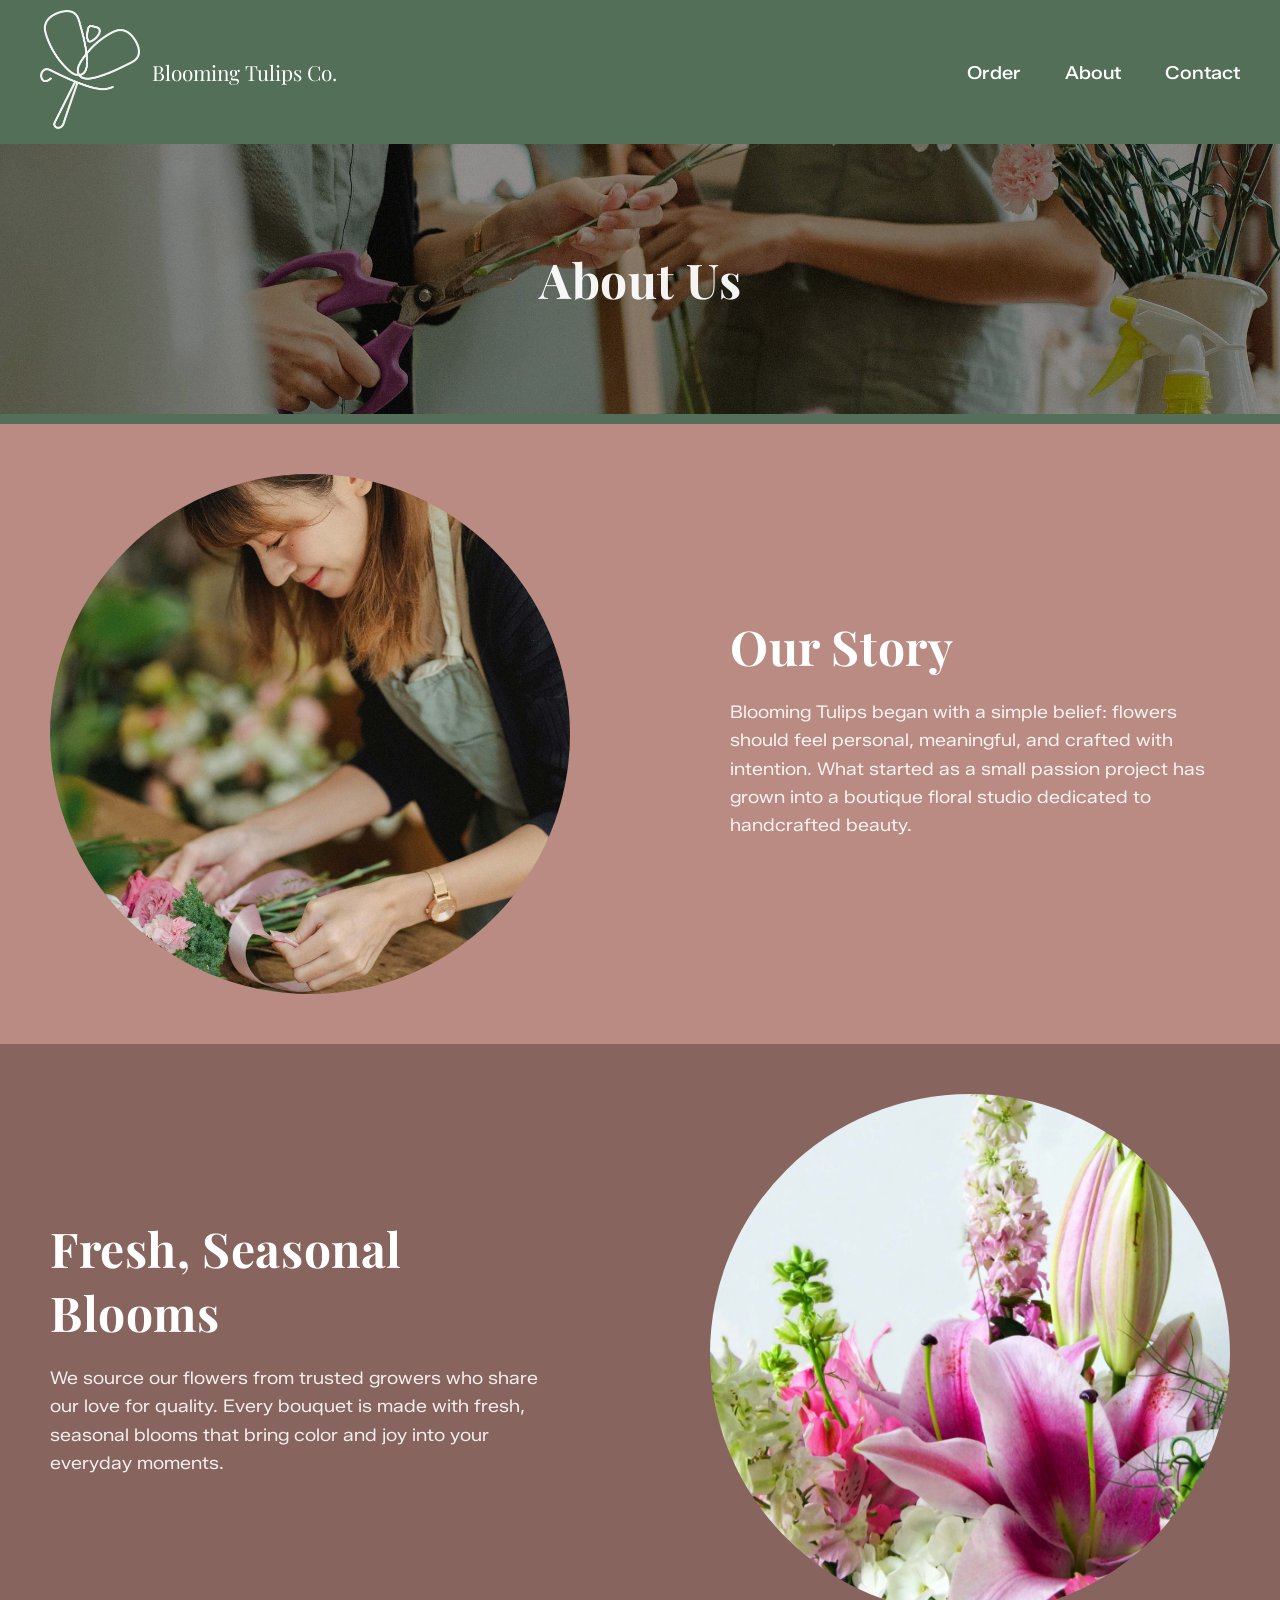
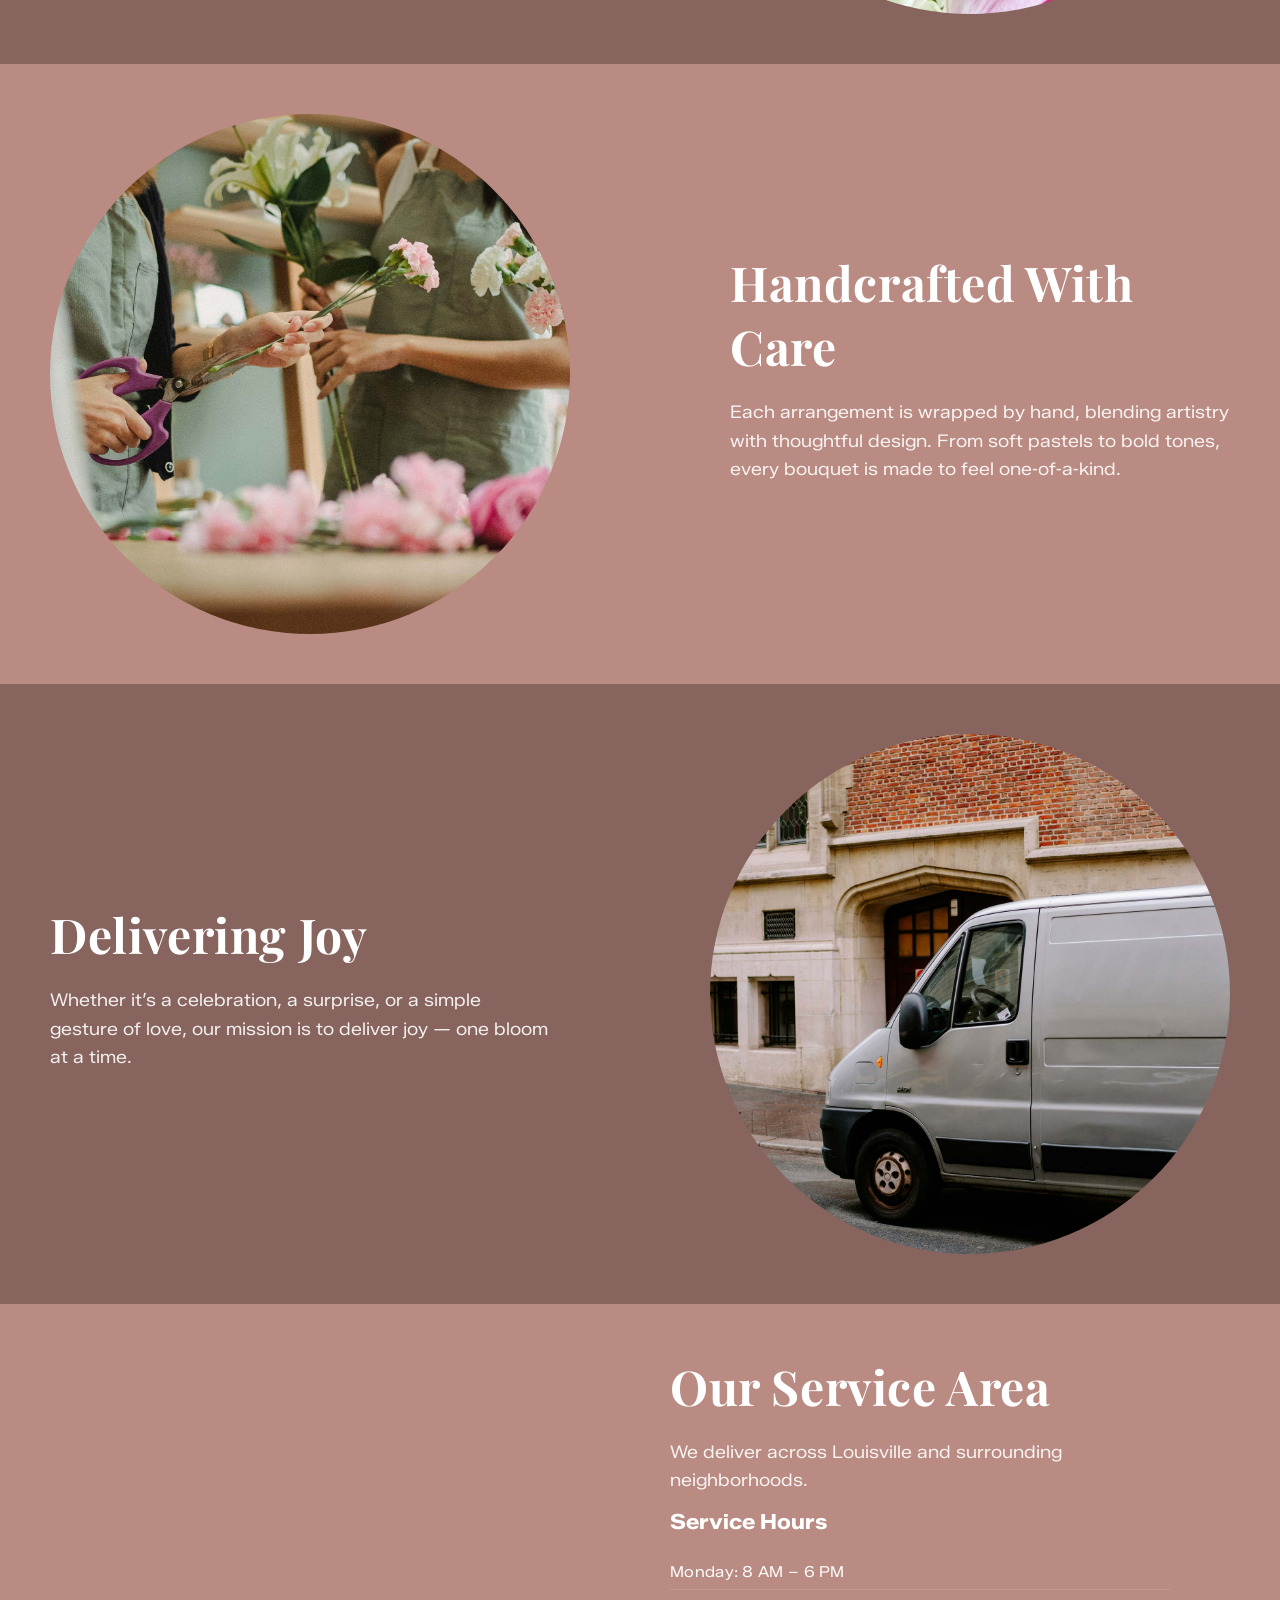
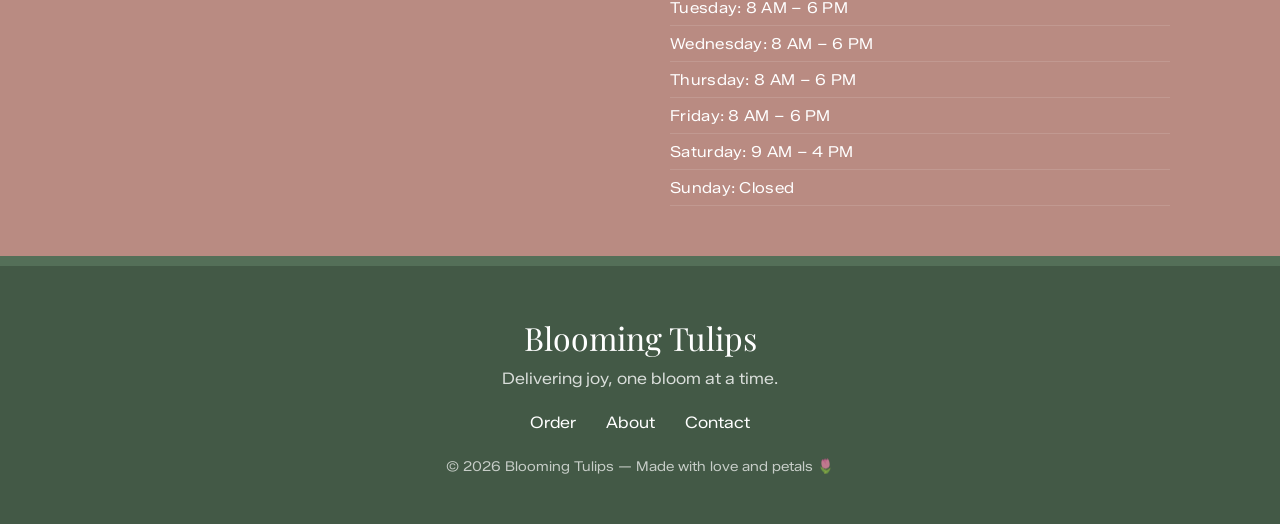
<file: About.html>
<!DOCTYPE html> 
<html lang="en"> 
<head>
<link rel="icon" type="image/png" sizes="32x32" href="images/whitebbglmtups.png">
<link rel="icon" type="image/png" sizes="16x16" href="images/whitebbglmtups.png">
<style> 
@import url('https://fonts.googleapis.com/css2?family=Playfair+Display:ital,wght@0,400..900;1,400..900&family=Zalando+Sans+SemiExpanded:ital,wght@0,200..900;1,200..900&display=swap'); 
</style> 
<meta charset="UTF-8"> 
<meta name="viewport" content="width=device-width, initial-scale=1.0"> 
<link rel="stylesheet" href="style.css"> 
<title>About Us</title> 
</head> 
<body> 

<!--NAV HERE--> 
<header> 
 
<div class="bloomlogo-img"> 
    <a href="index.html">
        <img src="images/whitebbglmtups.png" alt="Logo Image" class="logo">
    </a>
    <a class="logo-text">Blooming Tulips Co.</a>
</div>
<nav class="navbar">
<a href="Order.html">Order</a>
<a href="About.html">About</a> 
<a href="Contact.html"> Contact</a> 
</nav> 
</header> 
    
    <section class="hero2-banner">
    <img class="hero2-img" src="images/makingboquet2.jpg" alt="About Us">
    <div class="hero2-text">
        <h2>About Us</h2>
    </div>
</section>

    
    <section class="about-split">
    <div class="about-image">
        <img src="images/makingboquet3.jpg" alt="Flower arranging">
    </div>
    <div class="about-text">
        <h2>Our Story</h2>
        <p>
            Blooming Tulips began with a simple belief: flowers should feel personal, 
            meaningful, and crafted with intention. What started as a small passion 
            project has grown into a boutique floral studio dedicated to handcrafted beauty.
        </p>
    </div>
</section>

<section class="about-split reverse">

    <div class="about-image">
        <img src="images/closeupflower.jpg" alt="Fresh flowers">
    </div>
    <div class="about-text">
        <h2>Fresh, Seasonal Blooms</h2>
        <p>
            We source our flowers from trusted growers who share our love for quality. 
            Every bouquet is made with fresh, seasonal blooms that bring color and joy 
            into your everyday moments.
        </p>
    </div>
    
</section>

<section class="about-split">
   
    <div class="about-image">
        <img src="images/makingboquet2.jpg" alt="Bouquet wrapping">
    </div>
    <div class="about-text">
        <h2>Handcrafted With Care</h2>
        <p>
            Each arrangement is wrapped by hand, blending artistry with thoughtful design. 
            From soft pastels to bold tones, every bouquet is made to feel one‑of‑a‑kind.
        </p>
    </div>
    
</section>

<section class="about-split reverse">
    
    <div class="about-image">
        <img src="images/delivery.jpg" alt="Flower delivery">
    </div>
    <div class="about-text">
        <h2>Delivering Joy</h2>
        <p>
            Whether it’s a celebration, a surprise, or a simple gesture of love, 
            our mission is to deliver joy — one bloom at a time.
        </p>
    </div>
    
</section>

    <section class="about-split">
  <div class="about-image-map">
        <iframe src="https://www.google.com/maps/embed?pb=!1m18!1m12!1m3!1d200697.92434715264!2d-85.84081120091135!3d38.18887918438239!2m3!1f0!2f0!3f0!3m2!1i1024!2i768!4f13.1!3m3!1m2!1s0x88690b1ab35bd511%3A0xd4d3b4282071fd32!2sLouisville%2C%20KY!5e0!3m2!1sen!2sus!4v1775670596608!5m2!1sen!2sus" width="600" height="450" style="border:0;" allowfullscreen="" loading="lazy" referrerpolicy="no-referrer-when-downgrade"></iframe>
    </div>

    <div class="about-text">
        <h2>Our Service Area</h2>
        <p>We deliver across Louisville and surrounding neighborhoods.</p>

        <h3>Service Hours</h3>
        <ul class="service-hours">
             <li>Monday: 8 AM – 6 PM</li>
             <li>Tuesday: 8 AM – 6 PM</li>
             <li>Wednesday: 8 AM – 6 PM</li>
             <li>Thursday: 8 AM – 6 PM</li>
             <li>Friday: 8 AM – 6 PM</li>
            <li>Saturday: 9 AM – 4 PM</li>
            <li>Sunday: Closed</li>
        </ul>
    </div>
</section>

    
    <footer class="site-footer">
    <div class="footer-inner">
        <p class="footer-brand">Blooming Tulips</p>
        <p class="footer-tagline">Delivering joy, one bloom at a time.</p>

        <div class="footer-links">
              <a href="Order.html">Order</a>
            <a href="AboutUs.html">About</a>
            <a href="contactus.html">Contact</a>
        </div>

        <p class="footer-copy">© 2026 Blooming Tulips — Made with love and petals 🌷</p>
    </div>
</footer>
     <script src="Order.js"></script>
</body>
</file>
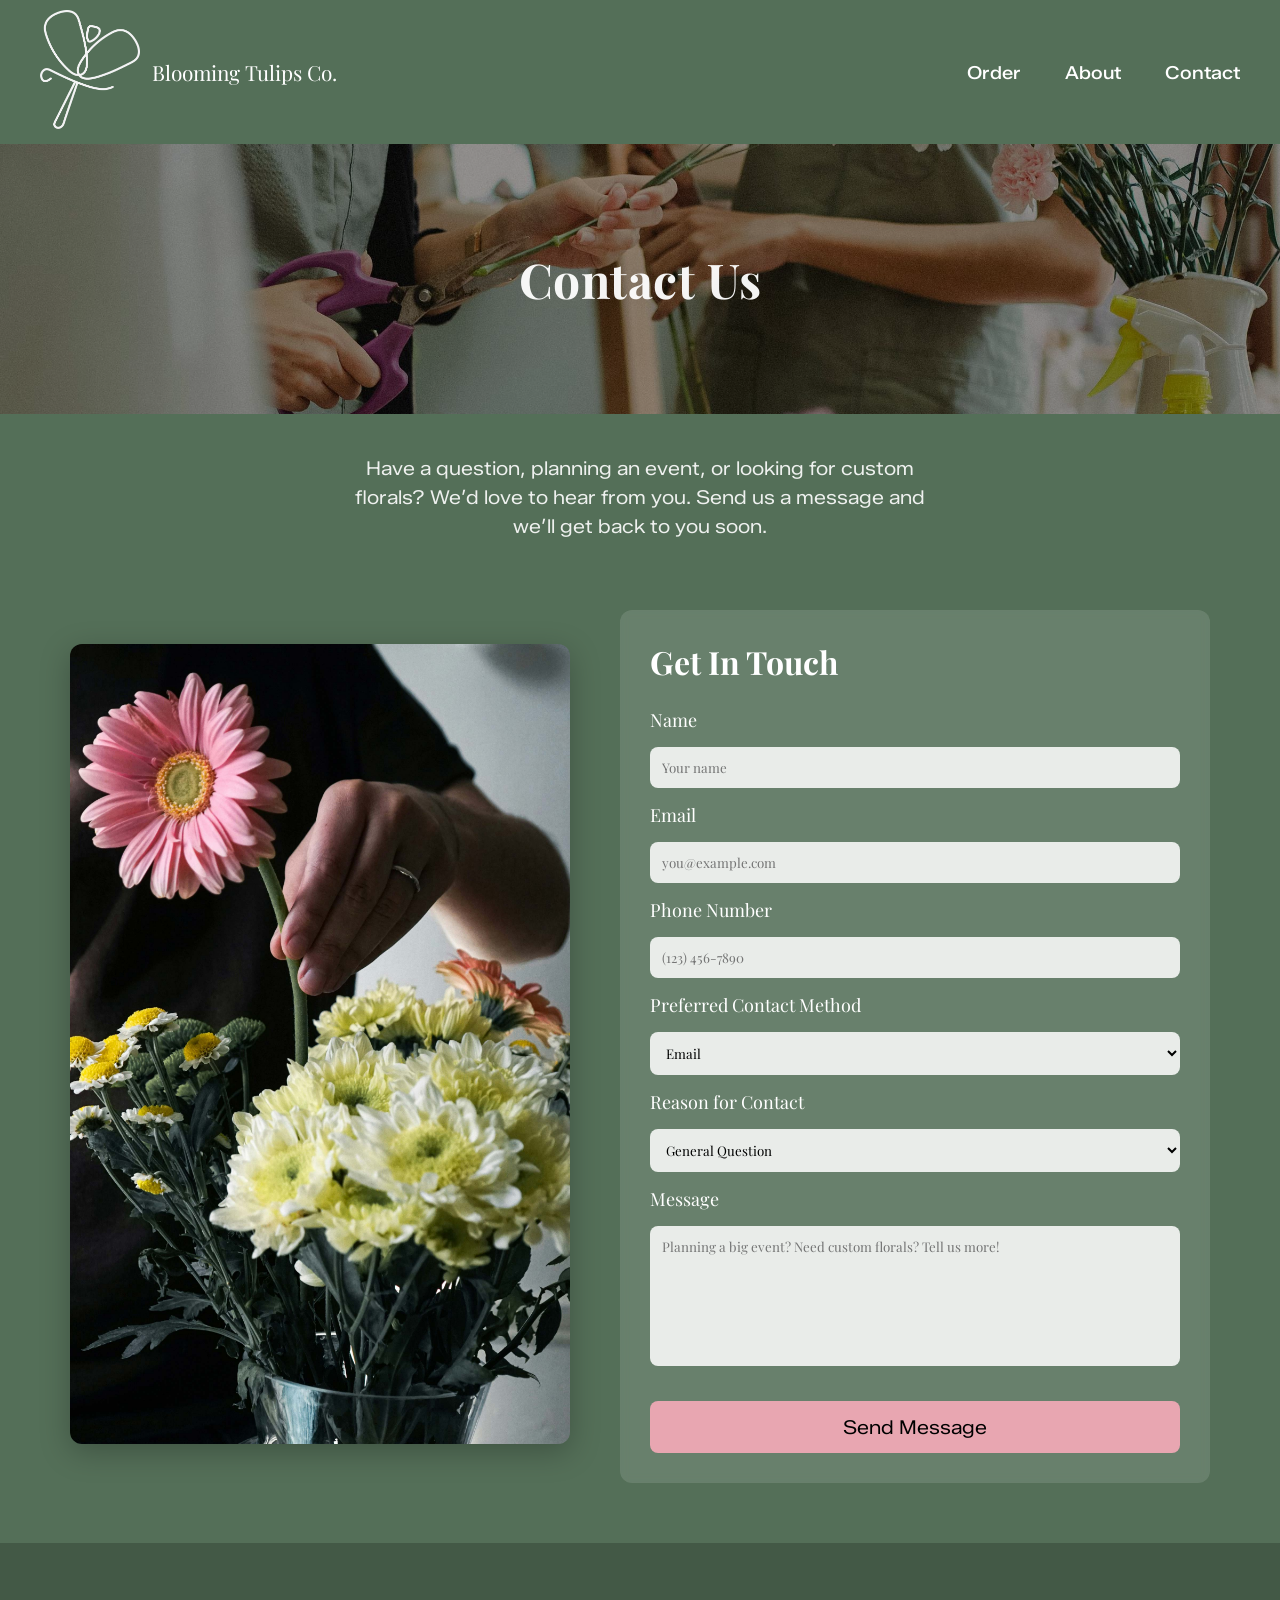
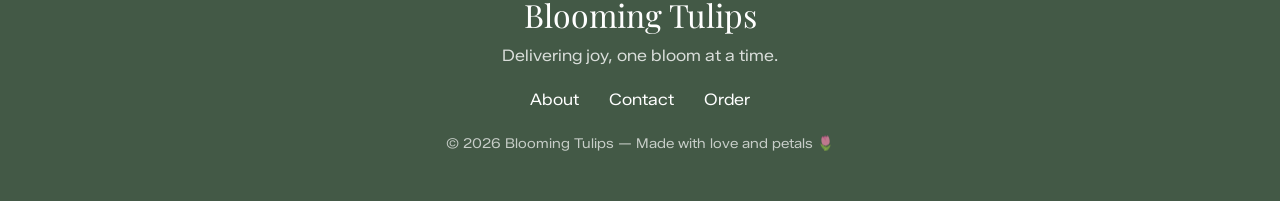
<file: Contact.html>
<!DOCTYPE html> 
<html lang="en"> 
<head> 
<link rel="icon" type="image/png" sizes="32x32" href="images/whitebbglmtups.png">
<link rel="icon" type="image/png" sizes="16x16" href="images/whitebbglmtups.png">
    
<style> 
@import url('https://fonts.googleapis.com/css2?family=Playfair+Display:ital,wght@0,400..900;1,400..900&family=Zalando+Sans+SemiExpanded:ital,wght@0,200..900;1,200..900&display=swap'); 
</style> 
<meta charset="UTF-8"> 
<meta name="viewport" content="width=device-width, initial-scale=1.0"> 
<link rel="stylesheet" href="style.css"> 
<title>Order Now</title> 
</head> 
<body> 
    

<!--NAV HERE--> 
<header> 
 
<div class="bloomlogo-img"> 
    <a href="index.html">
        <img src="images/whitebbglmtups.png" alt="Logo Image" class="logo">
    </a>
    <a class="logo-text">Blooming Tulips Co.</a>
</div>
<nav class="navbar">
<a href="Order.html">Order</a>
<a href="About.html">About</a> 
<a href="Contact.html"> Contact</a> 
</nav> 
</header> 
    <section class="hero2-banner">
    <img src="images/makingboquet2.jpg" alt="Floral arrangement" class="hero2-img">

    <div class="hero2-text">
        <h2>Contact Us</h2>
    </div>
 </section>
    
    <div class="contact-intro">
    <p>Have a question, planning an event, or looking for custom florals?  
    We’d love to hear from you. Send us a message and we’ll get back to you soon.</p>
</div>

  <section class="contact-section">
    <div class="contact-image">
        <img src="images/makingflower.jpg" alt="">
    </div>

     <form class="contact-form" action="feedbackcontact.html" method="GET">
        <h1>Get In Touch</h1>

        <label>Name</label>
        <input type="text" placeholder="Your name">

        <label>Email</label>
        <input type="email" placeholder="you@example.com">

        <label>Phone Number</label>
        <input type="tel" placeholder="(123) 456-7890">

        <label>Preferred Contact Method</label>
        <select>
            <option>Email</option>
            <option>Phone Call</option>
            <option>Text Message</option>
            <option>Either</option>
        </select>

        <label>Reason for Contact</label>
        <select>
            <option>General Question</option>
            <option>Custom Bouquet Request</option>
            <option>Event Inquiry</option>
            <option>Wedding Flowers</option>
            <option>Corporate Event</option>
            <option>Other</option>
        </select>

        <label>Message</label>
        <textarea placeholder="Planning a big event? Need custom florals? Tell us more!"></textarea>

        <button type="submit">Send Message</button>
    </div>

</section>


    
    
    <footer class="site-footer">
    <div class="footer-inner">
        <p class="footer-brand">Blooming Tulips</p>
        <p class="footer-tagline">Delivering joy, one bloom at a time.</p>

        <div class="footer-links">
            <a href="AboutUs.html">About</a>
            <a href="contactus.html">Contact</a>
            <a href="Order.html">Order</a>
        </div>

        <p class="footer-copy">© 2026 Blooming Tulips — Made with love and petals 🌷</p>
    </div>
</footer>
     <script src="Order.js"></script>
</body>
</file>
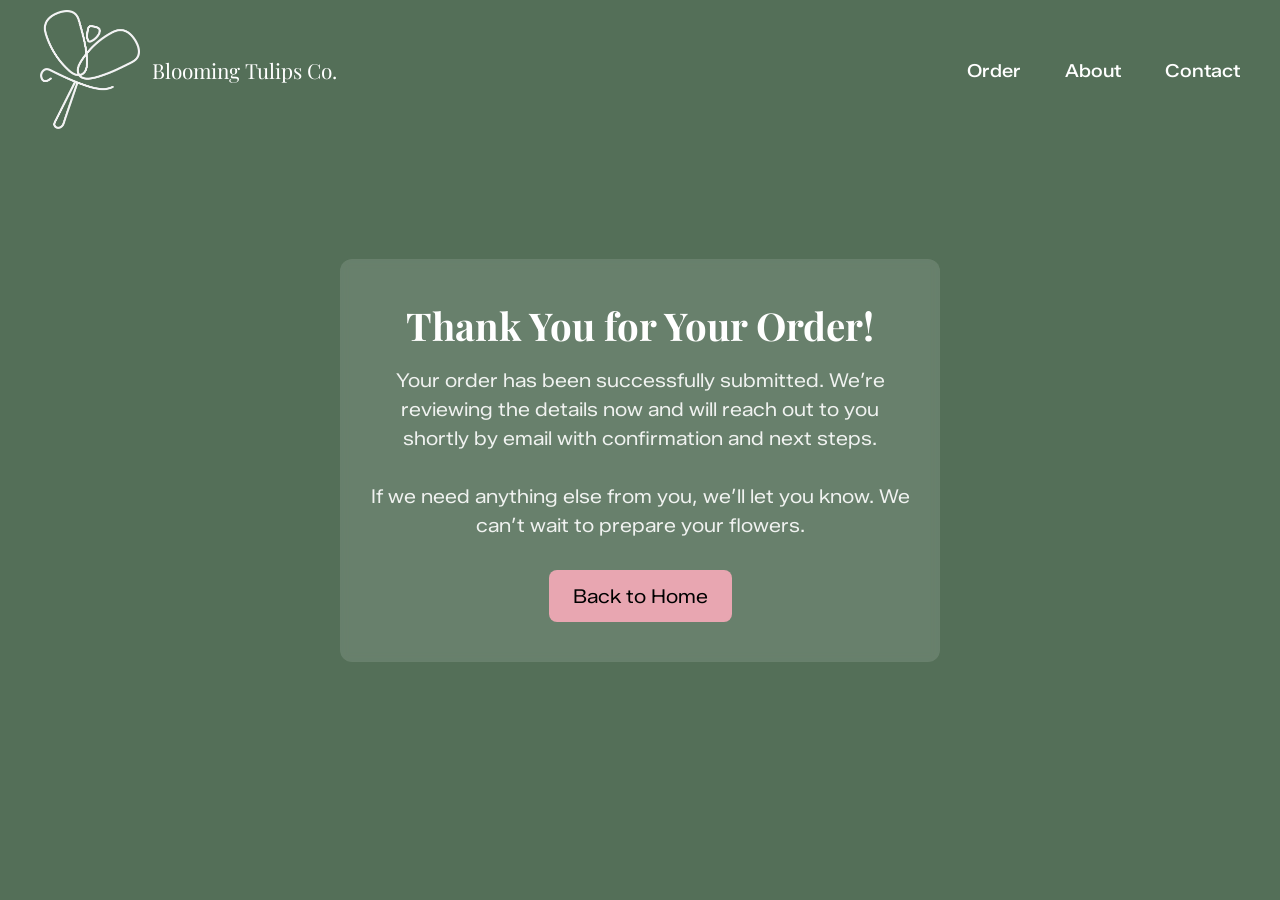
<file: feedback.html>
<!DOCTYPE html> 
<html lang="en"> 
<head> 
<link rel="icon" type="image/png" sizes="32x32" href="images/whitebbglmtups.png">
<link rel="icon" type="image/png" sizes="16x16" href="images/whitebbglmtups.png">
<style> 
@import url('https://fonts.googleapis.com/css2?family=Playfair+Display:ital,wght@0,400..900;1,400..900&family=Zalando+Sans+SemiExpanded:ital,wght@0,200..900;1,200..900&display=swap'); 
</style> 
<meta charset="UTF-8"> 
<meta name="viewport" content="width=device-width, initial-scale=1.0"> 
<link rel="stylesheet" href="style.css"> 
<title>Home</title> 
</head> 
<body> 

<!--NAV HERE--> 
<header> 
 
<div class="bloomlogo-img"> 

<img src="images/whitebbglmtups.png" alt="Logo Image" class="logo"> 
    <class class="logo-text">Blooming Tulips Co.</class>
</div> 
<nav class="navbar">
<a href="Order.html">Order</a>
<a href="About.html">About</a> 
<a href="Contact.html"> Contact</a> 
</nav> 
</header>

<section class="feedback-container">
    <h1>Thank You for Your Order!</h1>

    <p>Your order has been successfully submitted.  
    We’re reviewing the details now and will reach out to you shortly by email with confirmation and next steps.</p>

    <p>If we need anything else from you, we’ll let you know.  
    We can’t wait to prepare your flowers.</p>

    <button onclick="window.location.href='index.html'" class="back-btn">
        Back to Home
    </button>
</section>
    

</body> 
</html>
</file>
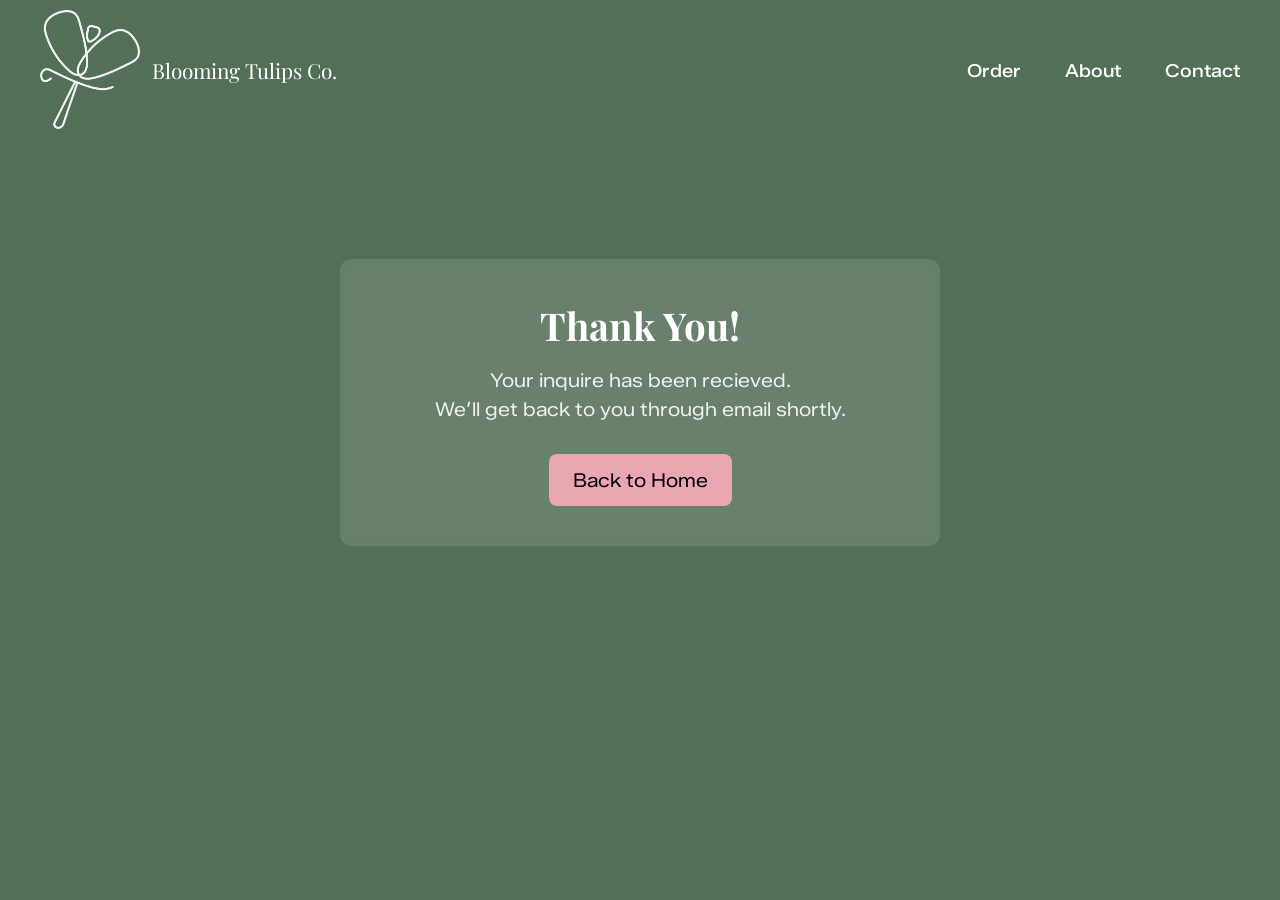
<file: feedbackcontact.html>
<!DOCTYPE html> 
<html lang="en"> 
<head> 
<link rel="icon" type="image/png" sizes="32x32" href="images/whitebbglmtups.png">
<link rel="icon" type="image/png" sizes="16x16" href="images/whitebbglmtups.png">
<style> 
@import url('https://fonts.googleapis.com/css2?family=Playfair+Display:ital,wght@0,400..900;1,400..900&family=Zalando+Sans+SemiExpanded:ital,wght@0,200..900;1,200..900&display=swap'); 
</style> 
<meta charset="UTF-8"> 
<meta name="viewport" content="width=device-width, initial-scale=1.0"> 
<link rel="stylesheet" href="style.css"> 
<title>Home</title> 
</head> 
<body> 

<!--NAV HERE--> 
<header> 
 
<div class="bloomlogo-img"> 

<img src="images/whitebbglmtups.png" alt="Logo Image" class="logo"> 
    <class class="logo-text">Blooming Tulips Co.</class>
</div> 
<nav class="navbar">
<a href="Order.html">Order</a>
<a href="About.html">About</a> 
<a href="Contact.html"> Contact</a> 
</nav> 
</header>

<section class="feedback-container">
    <h1>Thank You!</h1>
    <p>Your inquire has been recieved.<br>  
    We’ll get back to you through email shortly.</p>

    <button onclick="window.location.href='index.html'" class="back-btn">
        Back to Home
    </button>
</section>


    
</body> 
</html>
</file>
<file: style.css>
*{ 
margin:0; 
padding:0; 
box-sizing:border-box; 
text-decoration: none; 
border: none; 
outline: none; 
font-family:Playfair Display, Zalando Sans SemiExpanded, sans-serif; 
} 

 h1, h2, h3 {
    font-family: "Playfair Display", serif;
    font-weight: 700;
}
body, p, a, button {
    font-family: "Zalando Sans SemiExpanded", sans-serif;
}

html{ 
overflow-y: scroll; 
} 

body{ 
font-size: 18px;  
background-color:#546F58; 
color:white; 
} 

.designer-bar {
    width: 100%;
    background: #ff6b6b; /* cute soft red */
    padding: 12px 0;
    text-align: center;
}

.designer-bar a {
    color: white;
    font-size: 1.15rem;
    font-weight: 600;
    text-decoration: none;
    letter-spacing: 0.6px;
    transition: 0.3s ease;
}

.designer-bar a:hover {
    opacity: 0.85;
}


 header {
    display: flex;
    justify-content: space-between;
    align-items: center;
    padding: 10px 40px;
    top: 0;
    z-index: 1000;

} 
 

nav a{ 
font-size: 18px; 
color: white; 
transition: 0.3s ease; 
border-bottom: 3px solid transparent; 
margin-left: 40px; 
border-bottom-left-radius: 1rem; 
font-weight: 500;  

} 

img { 
max-width: 100%; 
} 
nav a:hover, 
nav a :active{ 
color: palevioletred; 
} 
.bloomlogo-img {
     display: flex;
    align-items: center;
    gap: 12px;
}
.logo-wrapper {
    display:flex;
    gap:0.5rem;
    align-items: center;
}
.logo {
    width:100px;
    height:auto;
}

.bloomlogo-img:hover .logo {
    transform: rotate(-5deg) scale(1.05);
    transition: 0.3s ease;
}


.logo-text {
    font-family: "Playfair Display", serif;
    font-size: 1.4rem;
    color: white;
    font-size: clamp(1rem, 2vw, 1.3rem);
}
   .hero-img img {
    width: 100%;
    height: 550px;
       object-fit: cover;
    border-radius: 16px;
       transition: 0.3s ease;
    transition: transform .22s ease, box-shadow .22s ease;
    box-shadow: 0 0 0 12px rgba(255,255,255,0.05),
              0 18px 36px rgba(0,0,0,0.22);
}

span {
    color:lightpink;
    font-style: italic;
}

.HomePage {
    display: flex;
    align-items: center;
    justify-content: center;
    padding: 45px 80px; 
    gap: 80px; 
    margin-top: -10px;
}

 
.herotext {
    flex: 0.6; /* smaller text area */
    max-width: 420px;
    padding: 20px;
}

.hero-img {
    flex: 1.4; /* image gets more space */
    padding: 15px;
    display: flex;
    justify-content: center;
}

.herotext h1 {
    font-size: 3.8rem;
    line-height: 1.2;
    max-width: 480px;
}
.herotext button {
    margin-top: 30px;
    padding: 16px 30px;
    background-color: white; /* or your chosen color */
    color: #546F58;
    font-size: 1.1rem;
    border-radius: 8px;
    cursor: pointer;
    transition: all 0.3s ease;
    border: 1px solid rgba(255,255,255,0.5);
}
.herotext button:hover {
    transform: translateY(-4px) scale(1.03);
    box-shadow: 0 10px 25px rgba(0,0,0,0.25);
}

.Inseason {
    text-align: center;
    padding: 80px 40px;
    color: darkgrey;
    background-color: #b98b82;
    border-radius: 15px;
    color: white;
}

.Inseason h2 {
    font-size: 2.5rem;
    margin-bottom: 30px;
}

/* Tabs */
.carousel-tabs {
    display: flex;
    justify-content: center;
    gap: 25px;
    margin-bottom: 45px;
    color: darkgrey;
}

.carousel-tabs button {
    background: none;
    border: none;
    color: white;
    font-size: 1.2rem;
    cursor: pointer;
    opacity: 0.6;
    transition: 0.3s ease;
}

.carousel-tabs button.active {
    opacity: 1;
    border-bottom: 2px solid white;
}

/* Slides container */
.carousel-images {
    display:flex;
    flex-direction: column;
    align-items: center;
    width: 100%;
    max-width: 1100px;
    margin: 0 auto;
}

.carousel-images button{ 
 margin-top: 50px;
    padding: 12px 30px;
    background-color: white; /* or your chosen color */
    color: #546F58;
    font-size: 1.1rem;
    border-radius: 8px;
    cursor: pointer;
    transition: all 0.3s ease;
    border: 1px solid rgba(255,255,255,0.5);
}
.carousel-images button:hover {
    transform: translateY(-4px) scale(1.03);
    box-shadow: 0 10px 25px rgba(0,0,0,0.25);
}
/* Each slide */
.slide {
    display: none;
    gap: 25px;
    justify-content: center;
    width:100%;
    transition: opacity 0.5s ease;
}

.slide.active {
    display: flex;
    justify-content: center;
    gap:60px;
    opacity: 1;
}

/* Images */
.slide img {
    width: 100%;
    max-width: 330px;
    height: 550px;
    object-fit: cover;
    border-radius: 12px;
    transition: 0.3s ease;
    transition: transform .22s ease, box-shadow .22s ease;
    box-shadow: 0 0 0 12px rgba(255,255,255,0.05),
              0 18px 36px rgba(0,0,0,0.22);
}

.slide img:hover {
    transform: scale(1.05);
    box-shadow: 0 6px 20px rgba(0,0,0,0.3);
}

.footer-content { 
flex-direction: column; 
text-align: center; 
} 
/* HOW IT WORKS SECTION HERE */
/* How It Works section layout */
.HowItWorks {
  padding: 48px 15px;
  text-align: center;
  color: #222;
}

.HowItWorks h2 {
  font-size: 3rem;          /* bigger, more presence */
  font-weight: 700;         /* stronger weight */
  color: #F4F7F2;           /* soft off‑white that looks great on dark green */
  letter-spacing: 1px;      /* subtle spacing for elegance */
  margin-bottom: 36px;
    padding-top: 30px;
}




/* Bigger circular images with centered captions */
.HowItWorks .steps {
  display: grid;
  grid-template-columns: repeat(3, 1fr);
  gap: 60px;
  max-width: 1300px;
  margin: 0 auto;
  text-align: center;
}

.HowItWorks .step {
  display: flex;
  flex-direction: column;
  align-items: center;
  gap: 20px;
  padding: 20px 12px;
}

.HowItWorks .step img {
  width: 300px;       /* change this number to make images larger or smaller */
  height: 300px;      /* keep width and height equal for a perfect circle */
  object-fit: cover;
  border-radius: 50%;
  display: block;
  transition: transform .22s ease, box-shadow .22s ease;
    box-shadow: 0 0 0 12px rgba(255,255,255,0.05),
              0 18px 36px rgba(0,0,0,0.22);
    
}

.HowItWorks .step img:hover {
  transform: translateY(-6px) scale(1.02);
  box-shadow: 0 22px 44px rgba(0,0,0,0.14);
}

.HowItWorks .step h3 {
    letter-spacing: .8px;
    padding-top: 15px;
  margin: 0;
  font-size: 1.8rem;
color: #F4F7F2;  
}

.HowItWorks .step p {
  margin: 0;
  color: #F4F7F2;  
  max-width: 360px;
  line-height: 1.4;
}




.hero-banner {
    height: 40vh;
    background: url("images/bgflower1.jpg") center/cover no-repeat;
    display: flex;
    align-items: center;
    justify-content: center;
    text-align: center;
    color: white;
    position: relative;
}

/* Soft overlay so text is readable */
.hero-banner::before {
    content: "";
    position: absolute;
    inset: 0;
    background: rgba(0, 0, 0, 0.50);
}

.hero-content {
    position: relative;
    z-index: 2;
    max-width: 700px;
}

.hero-content h1 {
    font-size: 3rem;
    font-family: "Playfair Display", serif;
}

.hero-content h2 {
    font-size: 1.3rem;
    margin-top: 10px;
}

.hero-content p {
    font-size: 1.4rem;
    margin-top: 10px;
}

.hero-btn {
    display: inline-block;
    margin-top: 25px;
    padding: 15px 25px;
    background: #E8A6B1;
    color: white;
    border-radius: 8px;
    text-decoration: none;
    font-size: 1.25rem;
    transition: 0.3s ease;
}
/* END OF INDEX PAGE*/
.hero-btn:hover {
    background: #d98a96;
}





   

.breadcrumb {
    margin: 35px 70px;
    max-width: 1100px;
    font-size: 0.95rem;
    color: white;
}

.breadcrumb a {
    color: #E8A6B1;
    text-decoration: none;
}

.breadcrumb a:hover {
    text-decoration: underline;
}

.breadcrumb .current {
    color: white;
    pointer-events: none;
}


.choose-first {
    textlign: center;
    padding: 35px;
    color: white;  
}

.choose-first h2 {
    font-size: 3rem;
    padding: 20px 15px;
}

.hero2-banner {
    position: relative;
    width: 100%;
    height: 30vh; /* thinner header */
    overflow: hidden;
    margin-bottom: 10px;
}

.hero2-img {
    width: 100%;
    height: 100%;
    object-fit: cover;
    filter: brightness(60%);
}

.hero2-text {
    position: absolute;
    top: 50%;
    left: 50%;
    transform: translate(-50%, -50%);
    text-align: center;
    color: white;
    z-index: 2;
}

.hero2-text h2 {
    font-size: 3rem;
    font-family: "Playfair Display", serif;
    letter-spacing: 0.5px;
    opacity: 0.95;
}


/* GALLERY GRID */
.mini-gallery {
    padding-top: 35px;
    display: grid;
    grid-template-columns: repeat(3, 1fr);
    gap: 40px;
    max-width: 1200px;
    margin: 0 auto;
}

/* EACH ITEM CARD */
.mini-gallery .item {
    position: relative;
    background: rgba(255, 255, 255, 0.12);
    padding: 15px;
    border-radius: 5px;
    text-align: center;
    box-shadow: 0 4px 15px rgba(0,0,0,0.25);
    transition: 0.3s ease;
}

.mini-gallery .item:hover {
    transform: translateY(-6px);
    background: rgba(255, 255, 255, 0.18);
}

/* IMAGE — BIGGER + CLEANER */
.mini-gallery img {
    width: 100%;
    height: 320px; /* bigger image */
    object-fit: cover;
    border-radius: 5px;
}

/* NAME */
.mini-gallery h3 {
    margin-top: 20px;
    margin: 20px;
    font-size: 1.50rem;
    color: white;
    font-weight: 500;
     font-family: "Zalando Sans SemiExpanded", sans-serif;
}

/* PRICE BOX */
.mini-gallery .price-box {
    background: white;
    color: #48494B;
    display: inline-block;
    padding: 6px 55px;
    border-radius: 3px;
    margin-top: 8px;
    margin-bottom: 10px;
    font-weight:400;
    font-size: 1.25rem;
   font-family: "Zalando Sans SemiExpanded", sans-serif;
    
}

/* OPTIONAL TAG OVERLAY */
.mini-gallery .tag {
    position: absolute;
    top: 15px;
    left: 15px;
    background:#FFC5BD ;
    color: #48494B;
    padding: 6px 12px;
    font-size: 1.10rem;
    font-weight: 400;
    z-index: 5;
    font-family: "Zalando Sans SemiExpanded", sans-serif;
}


.back-arrow {
    display: inline-block;
    margin-bottom: 15px;
    color: #E8A6B1;
    font-size: 1.1rem;
    text-decoration: none;
}

.back-arrow:hover {
    text-decoration: underline;
}

.order-section {
    display: flex;
    justify-content: center;
    align-items: flex-start;
    gap: 60px;
    padding: 40px;
    color: white;
}
.left-column {
    width: 50%;
    display: flex;
    flex-direction: column;
    gap: 35px;
}


.product-info img {
    width: 100%;
    height: 450px;
    object-fit: cover;
    border-radius: 12px;
}

.product-details h1 {
    text-align: center;
    margin-top: 20px;
    font-size: 2rem;
}
.product-details p{
    text-align: center;
    padding-top: 15px;
}
.price {
    font-size: 1.4rem;
    color: #E8A6B1;
    margin-top: 1px;
}
.order-info {
    text-align: center;
    margin-top: 30px;
    color: white;
}

.order-info h2 {
    font-size: 1.6rem;
    margin-bottom: 15px;
    font-family: "Playfair Display", serif;
}

.accordion-btn {
    width: 100%;
    text-align: left;
    padding: 14px 18px;
    background: rgba(255, 255, 255, 0.12);
    border: none;
    border-radius: 10px;
    margin-bottom: 10px;
    font-size: 1.1rem;
    color: white;
    cursor: pointer;
    backdrop-filter: blur(4px);
    transition: 0.3s ease;
}

.accordion-btn:hover {
    background: rgba(255, 255, 255, 0.18);
}

.accordion-content {
    max-height: 0;
    overflow: hidden;
    background: rgba(255, 255, 255, 0.08);
    border-radius: 10px;
    padding: 0 18px;
    transition: max-height 0.3s ease;
}

.accordion-content p {
    text-align: center;
    padding: 12px 0;
    font-size: 1rem;
    line-height: 1.5;
    opacity: 0.9;
}
 .order-form {
    width: 40%;
    display: flex;
    flex-direction: column;
    gap: 22px;
    background: rgba(255, 255, 255, 0.12);
    padding: 40px;
    border-radius: 12px;
    backdrop-filter: blur(4px);
}

.order-form input,
.order-form textarea {
    height:55px;
    width: 100%;
    padding: 12px;
    border-radius: 8px;
    border: none;
    background: rgba(255, 255, 255, 0.85);
}

.order-form button {
    margin-top: 20px;
    padding: 14px;
    background: #E8A6B1;
    border: none;
    border-radius: 8px;
    font-size: 1.2rem;
    cursor: pointer;
    transition: 0.3s ease;
}





.about-split {
    display: flex;
    align-items: center;
    justify-content: center;
    gap: 160px;
    max-width: 100%;
    margin: auto; 
    padding: 50px;
    background-color: #b98b82;
    
}

.about-split.reverse {
    flex-direction: row-reverse;
    background-color: #87645e;
 
}
.about-image-wrapper {
    display: flex;
    justify-content: center;
    align-items: center;
    padding: 12px; /* gives room for the shadow */
    border-radius: 50%;
   transition: transform .22s ease, box-shadow .22s ease;
 box-shadow: 0 0 0 12px rgba(255,255,255,0.05),
              0 18px 36px rgba(0,0,0,0.22);
}

.about-image {
    max-width: 650px;
    aspect-ratio: 1 / 1;
    overflow: hidden;
     border-radius: 50%;
}

.about-image img {
    width: 100%;
    max-width: 650px;
    height: 100%;
    object-fit: cover;
   
}



.about-text {
    max-width: 500px;
    color: white;

}

.about-text h2 {
    letter-spacing: .6px;
    font-size: 3rem;
    margin-bottom: 20px;
    font-family: "Playfair Display", serif;
}
.about-text h3 {
    font-family: "Zalando Sans SemiExpanded", sans-serif;
}
.about-text p {
    font-size: 1.1rem;
    line-height: 1.6;
    margin-bottom: 15px;
    opacity: 0.9;
}

.about-image-map {
    width: 400px;
    max-width: 100%; /* prevents shrinking */
    border-radius: 5px; /* optional */
}

.about-image-map iframe {
    width: 500px;
    height: 350px; /* stays large on tablet */
    border-radius: 5px;
}
.service-hours {
    list-style: none;
    padding: 0;
    margin-top: 20px;
}

.service-hours li {
    display: flex;
    justify-content: space-between;
    padding: 8px 0;
    border-bottom: 1px solid rgba(255,255,255,0.12);
    font-size: .95rem;
    letter-spacing: 0.3px;
    font-family: "Zalando Sans SemiExpanded", sans-serif;
}


/* CONATCT SECTION */
.contact-intro {
    text-align: center;
    max-width: 600px;
    margin: 40px auto 20px;
    color: white;
    opacity: 0.9;
    font-size: 1.2rem;
    line-height: 1.5;
}

.contact-section {
    display: flex;
    justify-content: center;
    align-items: center;
    gap: 50px;
    padding: 50px;
}

.contact-image img {
    width: 500px;
    height: 800px;
    object-fit: cover;
    border-radius: 12px;
    box-shadow: 0 8px 30px rgba(0,0,0,0.25);
}

.contact-form {
    width: 50%;
    display: flex;
    flex-direction: column;
    gap: 15px;
    background: rgba(255, 255, 255, 0.12);
    padding: 30px;
    border-radius: 12px;
    backdrop-filter: blur(4px);
}

.contact-form h1 {
    font-size: 2rem;
    margin-bottom: 10px;
}

.contact-form input,
.contact-form textarea,
.contact-form select {
    width: 100%;
    padding: 12px;
    border-radius: 8px;
    border: none;
    background: rgba(255, 255, 255, 0.85);
}

.contact-form textarea {
    height: 140px;
    resize: none;
}

.contact-form button {
    margin-top: 20px;
    padding: 14px;
    background: #E8A6B1;
    border: none;
    border-radius: 8px;
    font-size: 1.2rem;
    cursor: pointer;
    transition: 0.3s ease;
}

.contact-form button:hover {
    transform: translateY(-4px) scale(1.03);
    box-shadow: 0 10px 25px rgba(0,0,0,0.25);
}

.feedback-container {
    text-align: center;
    max-width: 600px;
    margin: 120px auto;
    padding: 40px 30px;
    background: rgba(255,255,255,0.12);
    backdrop-filter: blur(4px);
    border-radius: 12px;
    color: white;
}

.feedback-container h1 {
    font-size: 2.4rem;
    margin-bottom: 15px;
}

.feedback-container p {
    font-size: 1.2rem;
    opacity: 0.9;
    margin-bottom: 30px;
    line-height: 1.5;
}

.back-btn {
    padding: 14px 24px;
    background: #E8A6B1;
    border: none;
    border-radius: 8px;
    font-size: 1.2rem;
    cursor: pointer;
    transition: 0.3s ease;
}

.back-btn:hover {
    transform: translateY(-4px) scale(1.03);
    box-shadow: 0 10px 25px rgba(0,0,0,0.25);
}




/* FOOTER */
.site-footer {
    margin-top: 10px;
    padding: 50px 20px;
    background: rgba(0, 0, 0, 0.2);
    color: white;
    text-align: center;
}


.footer-inner {
    max-width: 900px;
    margin: 0 auto;
}

.footer-brand {
    font-size: 2rem;
    font-family: "Playfair Display", serif;
    margin-bottom: 10px;
}

.footer-tagline {
    font-size: clamp(0.75rem, 2vw, 1rem);
    opacity: 0.8;
    margin-bottom: 25px;
}

.footer-links {
    display: flex;
    justify-content: center;
    gap: 30px;
    margin-bottom: 25px;
}

.footer-links a {
    color: white;
    font-size: 1rem;
    transition: 0.3s ease;
    border-bottom: 1px solid transparent;
}

.footer-links a:hover {
    color: #E8A6B1;
    border-bottom: 1px solid #E8A6B1;
}

.footer-copy {
    font-size: 0.85rem;
    opacity: 0.7;
    margin-top: 20px;
}

@media (min-width: 1500px) {
    .product-info img {
        height: 600px !important;
    }
}



    
/* iPad Landscape — 1024px */
@media (max-width: 1024px) {

    /* HEADER */
    header {
        padding: 12px 30px;
    }

    nav a {
        margin-left: 25px;
        font-size: 17px;
    }

    .logo {
        width: 75px;
    }

    /* HERO SECTION */
    .HomePage {
        padding: 40px 50px;
        gap: 50px;
    }

    .herotext h1 {
        font-size: 3.2rem;
    }

    .hero-img img {
        height: 480px;
    }

    /* IN SEASON CAROUSEL */
    .slide img {
        max-width: 290px;
        height: 400px;
    }

    .carousel-tabs button {
        font-size: 1.4rem;
    }

    /* HOW IT WORKS — keep 3 columns but tighten */
    .HowItWorks .steps {
        gap: 15px;
    }

    .HowItWorks .step img {
        width: 250px;
        height: 250px;
    }
    
    .HowItWorks .step h3 {
        font-size: 1.7rem;
    }

    .hero-content h1 {
        font-size: 2.7rem;
    }

    .hero-content p {
        padding-top: 20px;
        font-size: 1.8rem;
    }
    
    .about-split {
        gap:90px;
    }
    .about-text h2 {
        font-size:2.7rem;
    }
      .about-image-map iframe {
        height: 380px; /* stays tall and elegant */
        width: 100%;
    }

    .about-image-map {
        max-width: 100%;
        margin: 0 auto;
    }

    .about-text {
        max-width: 520px; /* keeps text readable and pulled in */
        margin: 0 auto;
    }
     .contact-section {
        gap: 40px;
        padding: 40px;
    }

    .contact-image img {
        width: 420px;
        height: 650px;
    }

    .contact-form {
        width: 55%;
        padding: 25px;
    }

    .contact-form h1 {
        font-size: 1.8rem;
    }
   .order-section {
    display: flex;
    justify-content: center;
    align-items: flex-start;
    gap: 40px;
}
    .left-column {
    width: 60% !important;
    display: flex;
    flex-direction: column;
    gap: 25px;
}
    .product-info {
    width: 100% !important;
}

.product-info img {
    width: 10%;
    object-fit: cover;
}

.order-info {
    width: 100% !important;
}

.order-form {
    width: 40% !important;
    padding: 30px;
}


    .order-form h2 {
        font-size: 1.6rem;
    }
}


@media (max-width: 900px) {
    header {
        padding: 25px 25px;
    }

    nav a {
        margin-left: 25px;
        font-size: 19px;
    }

    .logo {
        width: 70px;
    }

    


  .bloomlogo-img {
      align-items: center;
    gap: 6px;
    transform: scale(0.85);
    transform-origin: left center;
  }
    .HomePage {
        flex-direction: column;
        text-align: center;
        padding: 40px 20px;
    }

    .herotext {
        max-width: 100%;
        padding: 0;
        order: 2;
        text-align: center;
    }

    .herotext h1 {
        font-size: 3rem;
    }

    .hero-img img {
        height: 400px;
    }

     .slide {
        gap: 30px;
        flex-direction: column;
    }

    .slide img {
        max-width: 300px;
        height: 300px;
    }
   

 .HowItWorks .steps {
        grid-template-columns: 1fr;   /* force single column */
        gap: 30px;
    }

    .HowItWorks .step img {
        width: 300px;                 /* keep perfect circle */
        height: 300px;
        border-radius: 50%;
    }

    .HowItWorks .step h3 {
        font-size: 2.5rem;            /* bigger text */
    }

    .HowItWorks .step p {
        font-size: 1.50rem;           /* more readable */
        max-width: 420px;
    }

    .HowItWorks h2 {
        font-size: 3rem;            /* keep the section title strong */
    }
  
  .hero-banner {
    height: 30vh;
  }
      .hero2-banner {
        height: 220px;
    }
  .hero-content h1 {
    font-size: 2.5rem;
  }
    .hero-content p 
    {
    padding-top: 20px;
      font-size: 1.2rem;  
    }
     .mini-gallery {
        grid-template-columns: repeat(2,1fr);
    }
    
       .about-split,
    .about-split.reverse {
        flex-direction: column;
        align-items: center;
        text-align: center;
        gap: 24px; /* removes the huge gap */
        padding: 40px 20px;
    }


      .about-split.reverse {
        flex-direction: column; /* override the reverse */
    }

    .about-text {
         max-width: 550px;
    }

     .about-text h2 {
        font-size: 2rem;
        line-height: 1.2;
        margin-bottom: 12px;
    }

    .about-text p {
        font-size: 1.1rem;
        line-height: 1.65;
    }
      .about-image {
        max-width: 370px;

    }
    .contact-intro {
        padding: 10px 40px;
    }
      .contact-section {
        flex-direction: column;
        padding: 40px 20px;
        gap: 30px;
    }

    .contact-image img {
     
     display: none;
    }

    .contact-form {
        width: 100%;
        max-width: 520px;
        padding: 25px;
    }

    .contact-form h1 {
        text-align: center;
        font-size: 1.9rem;
    }
 .order-section {
        flex-direction: column !important;
        align-items: center;
        gap: 40px;
        padding: 30px 20px;
    }

     .left-column {
        width: 100% !important;
        max-width: 520px;
        display: flex;
        flex-direction: column;
        gap: 30px;
        order: 1;
    }
      .product-info {
        width: 100% !important;
    }

    .product-info img {
        width: 100%;
        height: 380px;
        object-fit: cover;
    }

     .order-form {
        width: 100% !important;
        max-width: 520px;
        padding: 28px;
        order: 2 !important;
    }
 .order-info {
        width: 100% !important;
        max-width: 520px;
        order: 3 !important;
    }

    /* PRODUCT DETAILS */
    .product-details h1 {
        font-size: 1.7rem;
    }

    .product-details p {
        font-size: 1rem;
    }
    
    /* ACCORDION */
    .order-info h2 {
        font-size: 1.4rem;
    }

    .accordion-btn {
        font-size: 1rem;
        padding: 12px 16px;
    }

    .accordion-content p {
        font-size: 0.95rem;
    }

    /* FORM FIELDS */
    .order-form input,
    .order-form textarea {
        height: 50px;
        font-size: 1rem;
    }

    .order-form textarea {
        height: 110px;
    }

    .order-form button {
        font-size: 1.1rem;
        padding: 12px;
    }
}

    @media (max-width: 635px) {
    .feedback-container {
        margin: 60px 20px;
        padding: 28px 20px;
    }

    .feedback-container h1 {
        font-size: 1.8rem;
    }

    .feedback-container p {
        font-size: 1rem;
        line-height: 1.45;
    }

    .back-btn {
        font-size: 1.05rem;
        padding: 12px 20px;
    }
}

@media (max-width: 560px) {
    .breadcrumb {
        margin: 35px 50px;
        }
   
     header {
        padding: 25px 20px;
        gap: 8px;
        flex-direction: column;
    }
     nav a {
        font-size: 20px;
        margin: 0 10px;
    }

    .logo {
        width:65px;
    }

    
    .hero-img img {
        height: 300px;
    }
     .mini-gallery {
        grid-template-columns: repeat(1,1fr);
    }
   .about-image iframe {
        height: 220px;
    
}
     .about-image-map iframe {
        height: 300px;
    }
}
@media (max-width: 430px) {

    /* HEADER */
    header {
        padding: 45px 20px;
        gap: 8px;
        flex-direction: column;
    }

    nav a {
        font-size: clamp(0.85rem, 2vw, 1.05rem);
        margin: 0 10px;
        letter-spacing: 0.5px;
        
    }

    .logo {
        width: 50px;
    }

    

    /* HERO SECTION */
    .herotext h1 {
        font-size: 1.97rem;
        line-height: 1.25;
    }

    .hero-img img {
        height: 240px;
    }

    .herotext button {
        padding: 12px 22px;
        font-size: 1rem;
    }

    /* IN SEASON CAROUSEL */
    
    .Inseason h2 {
        font-size:2.3rem;
    }
    .slide img {
        height: 280px;
        max-width: 90%;
    }
    .carousel-tabs button {
        font-size: 1.2rem;
    }

    /* HOW IT WORKS */
    .HowItWorks h2 {
        font-size: 2.3rem;
    }

    .HowItWorks .step img {
        width: 280px;
        height: 280px;
    }

    .HowItWorks .step h3 {
        font-size: 1.7rem;
    }

    .HowItWorks .step p {
        font-size: 1rem;
    }

    /* HERO BANNER */
    .hero-banner {
        height: 32vh;
    }
    .hero-content {
         padding: 10px 18px;
    }
    .hero-content h1 {
        font-size: 1.6rem;
    }
.hero-content p {
        font-size: 1.1rem;
    }
    .hero-btn {
        padding: 10px 18px;
        font-size: 0.95rem;
    }
     .about-text p {
        font-size: .9rem;
        line-height: 1.65;
    }
     .about-image-map iframe {
        height: 260px;
    }
    .contact-intro {
        font-size: .9rem;
        padding: 10px;
    }
    
    .contact-section {
        padding: 15px 20px;
    }
        .contact-form h1 {
        font-size: 1.6rem;
    }

    .contact-form {
        padding: 18px;
    }

    .contact-form input,
    .contact-form textarea,
    .contact-form select {
        font-size: 0.95rem;
        padding: 10px;
    }

    .contact-form button {
        font-size: 1rem;
        padding: 12px;
    }
  
.mini-gallery {
    padding-top: 10px;
}
    .hero2-text h2 {
        font-size: 1.9rem;
    }

    /* PRODUCT IMAGE */
    .product-info img {
        height: 350px;
    }

    /* PRODUCT DETAILS */
    .product-details h1 {
        font-size: 1.4rem;
    }

    .product-details p {
        font-size: 0.95rem;
    }

    /* ORDER FORM */
    .order-form {
        padding: 18px;
        gap: 16px;
    }

    .order-form input,
    .order-form textarea {
        font-size: 0.95rem;
        padding: 10px;
        height: 48px;
    }

    .order-form textarea {
        height: 100px;
    }

    .order-form button {
        font-size: 1rem;
        padding: 12px;
    }

    /* ACCORDION */
    .order-info h2 {
        font-size: 1.2rem;
    }

    .accordion-btn {
        font-size: 0.95rem;
        padding: 10px 12px;
    }

    .accordion-content p {
        font-size: 0.9rem;
    }

}
</file>
